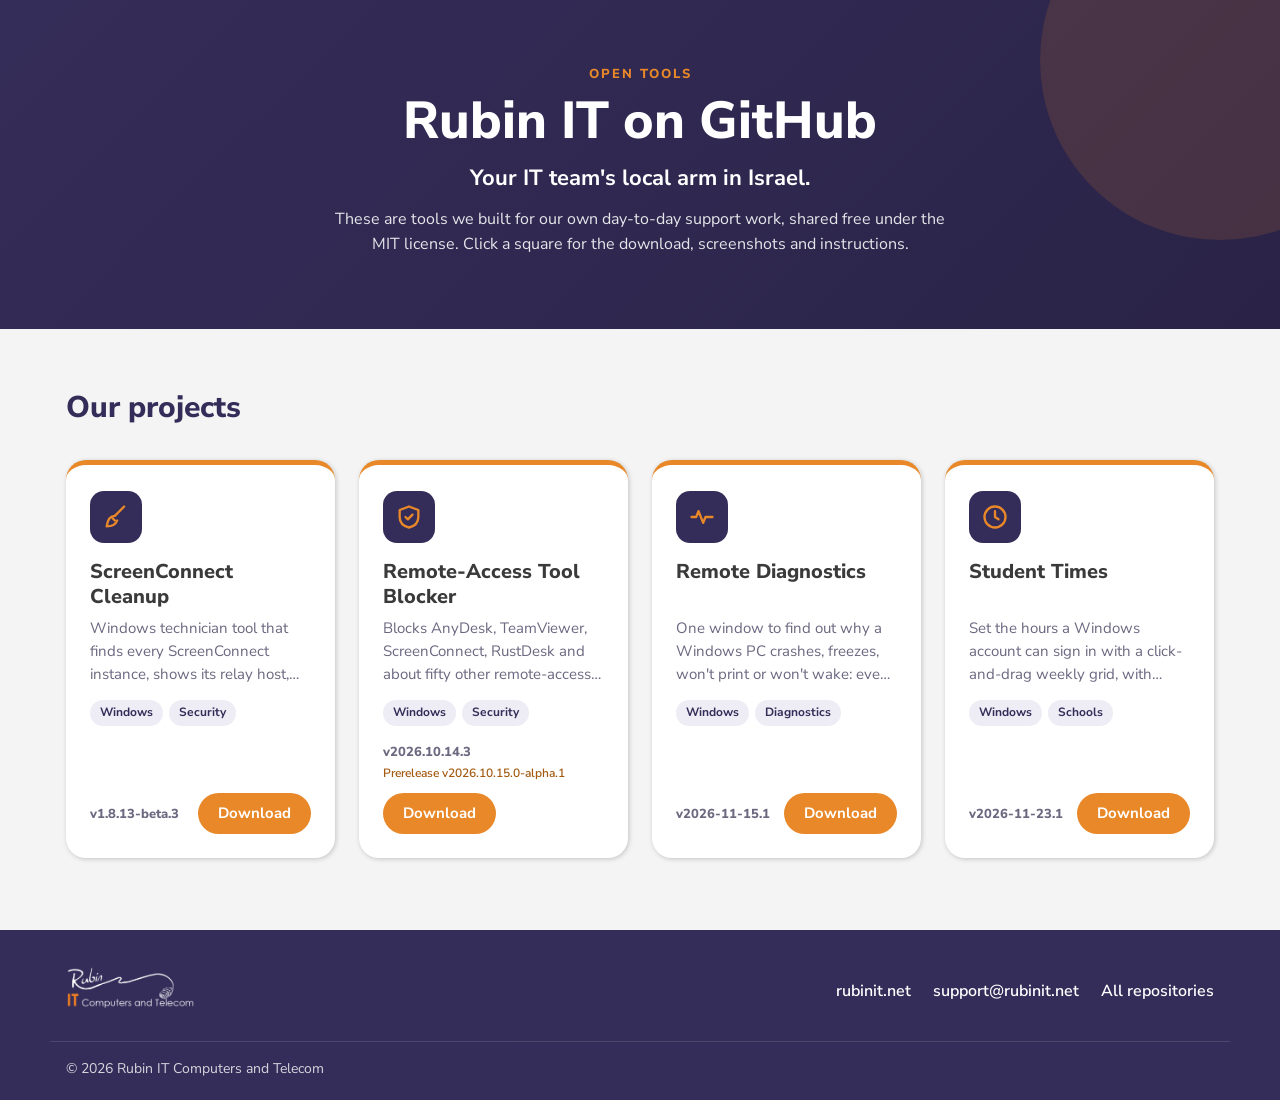
<file: index.html>
<!doctype html>
<html lang="en">
<head>
  <meta charset="utf-8">
  <meta name="viewport" content="width=device-width, initial-scale=1">
  <title>Rubin IT on GitHub</title>
  <meta name="description" content="Free tools and projects from Rubin IT Computers and Telecom.">
  <link rel="icon" href="favicon.svg" type="image/svg+xml">
  <link rel="preconnect" href="https://fonts.googleapis.com">
  <link rel="preconnect" href="https://fonts.gstatic.com" crossorigin>
  <link href="https://fonts.googleapis.com/css2?family=Nunito+Sans:wght@400;600;700;800&display=swap" rel="stylesheet">
  <link rel="stylesheet" href="styles.css">
</head>
<body>

  <main>
    <section class="hero">
      <div class="wrap">
        <p class="eyebrow">Open tools</p>
        <h1>Rubin IT on GitHub</h1>
        <p class="lead">Your IT team's local arm in Israel.</p>
        <p class="intro">These are tools we built for our own day-to-day support work, shared free under the MIT license. Click a square for the download, screenshots and instructions.</p>
      </div>
    </section>

    <section id="projects" class="projects">
      <div class="wrap">
        <h2 class="section-title">Our projects</h2>
        <div id="grid" class="grid" aria-live="polite">
          <p class="loading">Loading projects…</p>
        </div>
        <noscript><p class="loading">Turn on JavaScript to see the projects, or browse them at <a href="https://github.com/RubinITCompTelecom">github.com/RubinITCompTelecom</a>.</p></noscript>
      </div>
    </section>

  </main>

  <footer class="site-footer">
    <div class="wrap footer-row">
      <div>
        <span class="lockup lockup-footer">
          <span class="lockup-top">Rubin <span class="lockup-it">IT</span></span>
          <span class="lockup-sub">Computers and Telecom</span>
        </span>
      </div>
      <div class="footer-links">
        <a href="https://rubinit.net/">rubinit.net</a>
        <a href="mailto:support@rubinit.net">support@rubinit.net</a>
        <a href="https://github.com/RubinITCompTelecom">All repositories</a>
      </div>
    </div>
    <div class="wrap copyright">© 2026 Rubin IT Computers and Telecom</div>
  </footer>

  <script src="app.js"></script>
</body>
</html>
</file>
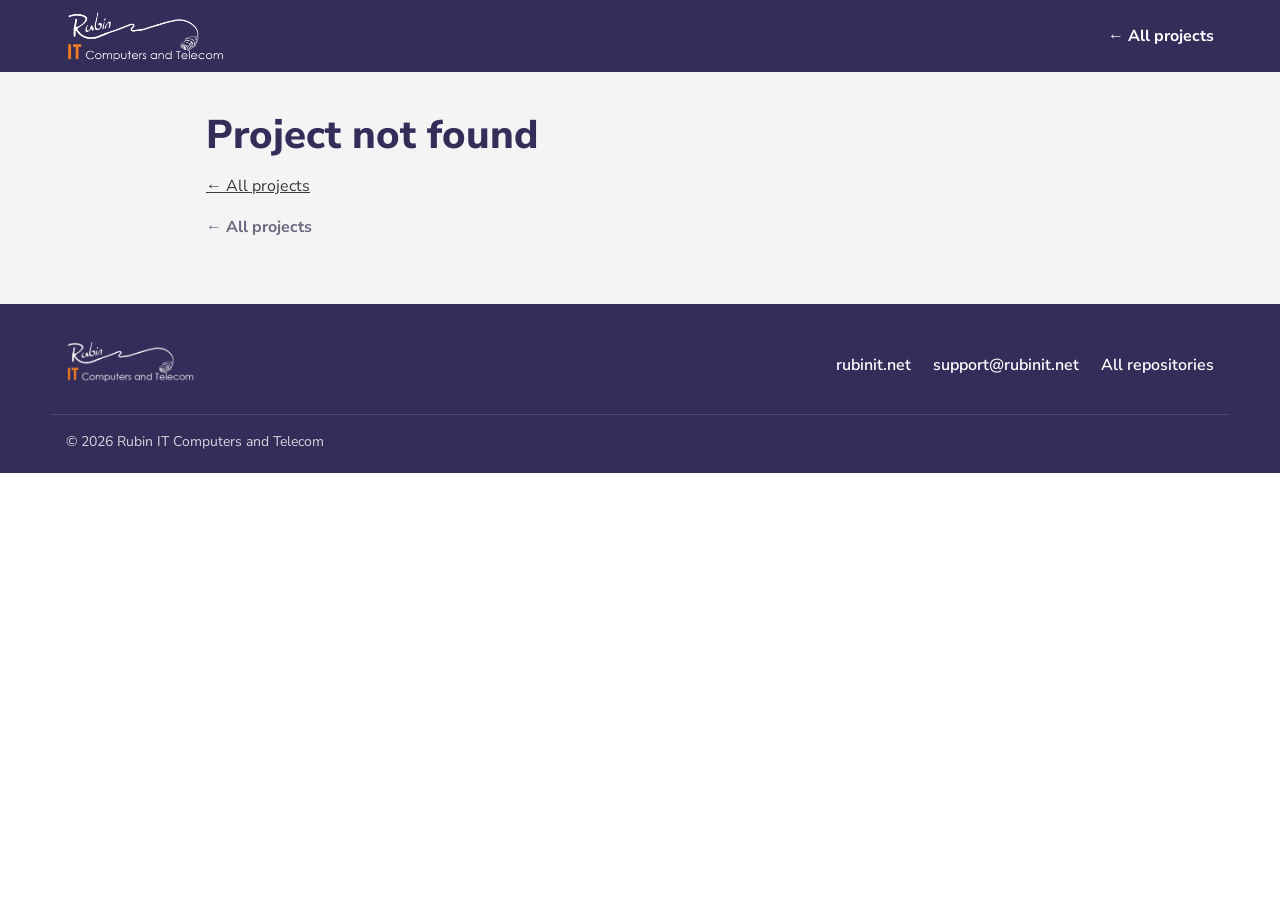
<file: project.html>
<!doctype html>
<html lang="en">
<head>
  <meta charset="utf-8">
  <meta name="viewport" content="width=device-width, initial-scale=1">
  <title>Project · Rubin IT on GitHub</title>
  <meta name="description" content="Download, screenshots and instructions for a Rubin IT tool.">
  <link rel="icon" href="favicon.svg" type="image/svg+xml">
  <link rel="preconnect" href="https://fonts.googleapis.com">
  <link rel="preconnect" href="https://fonts.gstatic.com" crossorigin>
  <link href="https://fonts.googleapis.com/css2?family=Nunito+Sans:wght@400;600;700;800&display=swap" rel="stylesheet">
  <link rel="stylesheet" href="styles.css">
</head>
<body>

  <header class="pj-bar">
    <div class="wrap pj-bar-row">
      <a class="lockup" href="./" aria-label="Rubin IT on GitHub: all projects">
        <span class="lockup-top">Rubin <span class="lockup-it">IT</span></span>
        <span class="lockup-sub">Computers and Telecom</span>
      </a>
      <a class="pj-back" href="./">← All projects</a>
    </div>
  </header>

  <main class="pj-main">
    <div class="wrap pj-wrap">
      <div id="project" aria-live="polite">
        <p class="loading">Loading project…</p>
      </div>
      <noscript><p class="loading">Turn on JavaScript to see this project, or browse them at <a href="https://github.com/RubinITCompTelecom">github.com/RubinITCompTelecom</a>.</p></noscript>
      <p class="pj-foot"><a href="./">← All projects</a></p>
    </div>
  </main>

  <footer class="site-footer">
    <div class="wrap footer-row">
      <div>
        <span class="lockup lockup-footer">
          <span class="lockup-top">Rubin <span class="lockup-it">IT</span></span>
          <span class="lockup-sub">Computers and Telecom</span>
        </span>
      </div>
      <div class="footer-links">
        <a href="https://rubinit.net/">rubinit.net</a>
        <a href="mailto:support@rubinit.net">support@rubinit.net</a>
        <a href="https://github.com/RubinITCompTelecom">All repositories</a>
      </div>
    </div>
    <div class="wrap copyright">© 2026 Rubin IT Computers and Telecom</div>
  </footer>

  <script src="app.js"></script>
</body>
</html>
</file>
<file: styles.css>
/* Rubin IT project showcase. Colours and shapes follow rubinit.net. */
:root {
  --navy: #352D59;
  --navy-deep: #2a2347;
  --orange: #E88829;
  --orange-dark: #c96f17;
  --bg: #FFFFFF;
  --bg-alt: #F4F4F4;
  --card: #FFFFFF;
  --text: #3a3a3a;
  --muted: #6b6880;
  --chip-bg: #EEECF5;
  --chip-text: #352D59;
  --icon-bg: #352D59;
  --shadow: 1px 1px 5px rgba(0, 0, 0, .2);
  --shadow-hover: 0 10px 28px rgba(53, 45, 89, .22);
  --radius: 20px;
  --pill: 69px;
}
@media (prefers-color-scheme: dark) {
  :root:not([data-theme="light"]) {
    --bg: #1d1933;
    --bg-alt: #16132a;
    --card: #262043;
    --text: #ecebf3;
    --muted: #b4b0c8;
    --chip-bg: #352D59;
    --chip-text: #f2eefc;
    --icon-bg: #3f3670;
    --shadow: 0 1px 4px rgba(0, 0, 0, .5);
    --shadow-hover: 0 10px 28px rgba(0, 0, 0, .55);
  }
}
:root[data-theme="dark"] {
  --bg: #1d1933;
  --bg-alt: #16132a;
  --card: #262043;
  --text: #ecebf3;
  --muted: #b4b0c8;
  --chip-bg: #352D59;
  --chip-text: #f2eefc;
  --icon-bg: #3f3670;
  --shadow: 0 1px 4px rgba(0, 0, 0, .5);
  --shadow-hover: 0 10px 28px rgba(0, 0, 0, .55);
}

* { box-sizing: border-box; }
html { scroll-behavior: smooth; }
body {
  margin: 0;
  background: var(--bg);
  color: var(--text);
  font-family: "Nunito Sans", "Segoe UI", Roboto, Arial, sans-serif;
  font-size: 16px;
  line-height: 1.55;
}
a { color: inherit; }
.wrap { max-width: 1180px; margin: 0 auto; padding: 0 16px; }

/* Header */
.site-header { background: var(--navy); color: #fff; position: sticky; top: 0; z-index: 10; }
.header-row { display: flex; align-items: center; justify-content: space-between; gap: 16px; min-height: 76px; flex-wrap: wrap; padding-top: 10px; padding-bottom: 10px; }
.lockup { display: inline-flex; flex-direction: column; line-height: 1; text-decoration: none; color: #fff; }
.lockup-top { font-size: 30px; font-weight: 800; letter-spacing: .3px; }
.lockup-it { color: var(--orange); }
.lockup-sub { font-size: 12px; font-weight: 600; letter-spacing: 1.5px; text-transform: uppercase; margin-top: 4px; opacity: .9; }
.nav { display: flex; align-items: center; gap: 22px; flex-wrap: wrap; }
.nav a { text-decoration: none; font-weight: 600; }
.nav a:not(.pill):hover { color: var(--orange); }

/* Buttons */
.pill {
  display: inline-block; background: var(--orange); color: #fff; text-decoration: none;
  font-weight: 700; border-radius: var(--pill); padding: 11px 24px; transition: background .15s;
}
.pill:hover { background: var(--orange-dark); }
.pill:focus-visible, .card a:focus-visible, .nav a:focus-visible { outline: 3px solid var(--orange); outline-offset: 3px; }
.pill-small { padding: 8px 18px; font-size: 15px; }

/* Hero */
.hero {
  background: linear-gradient(135deg, var(--navy) 0%, var(--navy-deep) 100%);
  color: #fff; padding: 64px 0 72px; position: relative; overflow: hidden;
}
.hero::after {
  content: ""; position: absolute; right: -120px; top: -120px; width: 360px; height: 360px;
  border-radius: 50%; background: var(--orange); opacity: .14;
}
.eyebrow { color: var(--orange); font-weight: 800; text-transform: uppercase; letter-spacing: 2px; font-size: 13px; margin: 0 0 8px; }
.hero h1 { font-size: clamp(32px, 5vw, 52px); line-height: 1.1; margin: 0 0 12px; font-weight: 800; }
.lead { font-size: clamp(18px, 2.4vw, 22px); font-weight: 700; margin: 0 0 12px; }
.intro { max-width: 640px; margin: 0; opacity: .88; }

/* Grid */
.projects { background: var(--bg-alt); padding: 56px 0 72px; }
.section-title { color: var(--navy); font-size: 30px; font-weight: 800; margin: 0 0 28px; }
:root[data-theme="dark"] .section-title { color: #fff; }
@media (prefers-color-scheme: dark) { :root:not([data-theme="light"]) .section-title { color: #fff; } }
.grid { display: grid; grid-template-columns: repeat(auto-fill, minmax(250px, 1fr)); gap: 24px; }
.card {
  background: var(--card); border-radius: var(--radius); box-shadow: var(--shadow);
  padding: 26px 24px 24px; display: flex; flex-direction: column; aspect-ratio: 1 / 1;
  transition: transform .18s ease, box-shadow .18s ease; border-top: 5px solid var(--orange);
}
.card:hover { transform: translateY(-4px); box-shadow: var(--shadow-hover); }
.icon {
  width: 52px; height: 52px; border-radius: 14px; background: var(--icon-bg); color: var(--orange);
  display: grid; place-items: center; margin-bottom: 16px; flex: none;
}
.icon svg { width: 28px; height: 28px; }
.card h3 { margin: 0 0 8px; font-size: 20px; font-weight: 800; line-height: 1.25; }
.card p { margin: 0 0 14px; color: var(--muted); font-size: 15px;
  display: -webkit-box; -webkit-line-clamp: 4; -webkit-box-orient: vertical; overflow: hidden; }
.chips { display: flex; flex-wrap: wrap; gap: 6px; margin-bottom: 16px; }
.chip { background: var(--chip-bg); color: var(--chip-text); font-size: 12px; font-weight: 700; border-radius: var(--pill); padding: 3px 10px; }
.card .pill { margin-top: auto; align-self: flex-start; padding: 9px 20px; font-size: 15px; }
.loading { color: var(--muted); }

/* Footer */
.site-footer { background: var(--navy); color: #fff; padding: 36px 0 20px; }
.footer-row { display: flex; justify-content: space-between; align-items: center; gap: 20px; flex-wrap: wrap; }
.lockup-footer .lockup-top { font-size: 24px; }
.footer-links { display: flex; gap: 22px; flex-wrap: wrap; }
.footer-links a { text-decoration: none; font-weight: 600; }
.footer-links a:hover { color: var(--orange); }
.copyright { margin-top: 24px; padding-top: 16px; border-top: 1px solid rgba(255,255,255,.15); font-size: 14px; opacity: .8; }

@media (max-width: 600px) {
  .grid { grid-template-columns: 1fr; }
  .card { aspect-ratio: auto; min-height: 280px; }
  .header-row { justify-content: center; }
  .nav { justify-content: center; gap: 16px; }
  .hero { padding: 44px 0 52px; }
}
@media (prefers-reduced-motion: reduce) {
  html { scroll-behavior: auto; }
  .card, .pill { transition: none; }
  .card:hover { transform: none; }
}

/* Placeholder squares: no repo yet */
.pill-soon { background: transparent; color: var(--muted); border: 2px dashed var(--muted); cursor: default; }
.pill-soon:hover { background: transparent; }
.card-soon { border-top-style: dashed; }

/* Image logo from rubinit.net */
  .lockup { width: 160px; height: 53px; background: url("logo_lockup_rubin_it_bigger_dark_bg.png") left center / contain no-repeat; }
.lockup-top, .lockup-sub { display: none; }
.lockup-footer { width: 130px; height: 43px; }
/* Centered hero */
.hero { text-align: center; }
.hero .lead, .hero .intro { margin-left: auto; margin-right: auto; }

/* Release squares: click opens the latest release and notes */
.card-open { cursor: pointer; }
.card-open:focus-visible { outline: 3px solid var(--orange); outline-offset: 3px; }
.card p { -webkit-line-clamp: 3; }
.card-foot { margin-top: auto; display: flex; align-items: center; justify-content: space-between; gap: 10px; flex-wrap: wrap; }
.card-foot .pill { margin-top: 0; }
.ver { font-size: 13px; font-weight: 800; color: var(--muted); overflow-wrap: anywhere; }
.ver-none { font-weight: 600; font-style: italic; }
.pill-notes { background: transparent; color: var(--navy); border: 2px solid var(--navy); cursor: pointer; }
:root[data-theme="dark"] .pill-notes { color: #fff; border-color: #fff; }
@media (prefers-color-scheme: dark) { :root:not([data-theme="light"]) .pill-notes { color: #fff; border-color: #fff; } }

.pj-box h3 { margin: 22px 0 8px; font-size: 18px; font-weight: 800; }
.rel-meta { margin: 0 0 12px; color: var(--muted); }
.rel-meta a { color: var(--orange-dark); font-weight: 700; }
.rel-kind { background: var(--chip-bg); color: var(--chip-text); font-size: 12px; font-weight: 800; border-radius: var(--pill); padding: 3px 10px; margin-right: 6px; }
.rel-kind-pre { background: #fdebd3; color: #7a4310; }
.rel-warn { margin: 0 0 12px; padding: 8px 12px; border-left: 4px solid var(--orange); background: var(--bg-alt); border-radius: 6px; font-size: 14px; }
.rel-files { list-style: none; margin: 4px 0 8px; padding: 0; display: grid; gap: 10px; }
.rel-files li { display: flex; align-items: center; gap: 12px; flex-wrap: wrap; overflow-wrap: anywhere; }
.rel-files em { color: var(--muted); font-style: normal; font-size: 14px; }
.rel-notes { overflow-wrap: anywhere; }
.rel-notes > :first-child { margin-top: 0; }
.rel-notes img { max-width: 100%; height: auto; }
.rel-notes pre, .rel-notes code { background: var(--bg-alt); border-radius: 6px; font-size: 14px; }
.rel-notes code { padding: 1px 5px; }
.rel-notes pre { padding: 12px; overflow: auto; }
.rel-notes pre code { padding: 0; background: none; }
.rel-notes a, .rel-links a { color: var(--orange-dark); font-weight: 600; }
.rel-notes table { border-collapse: collapse; max-width: 100%; display: block; overflow: auto; }
.rel-notes th, .rel-notes td { border: 1px solid var(--chip-bg); padding: 4px 8px; }
.rel-links { margin: 20px 0 0; display: flex; gap: 18px; flex-wrap: wrap; }
.rel-checked { margin: 14px 0 0; font-size: 13px; color: var(--muted); }

/* Aligned squares (2026-11-24): every card in a row is the same height, and the title, description,
   tags and the version/Download row line up across cards (titles get two lines, descriptions three). */
.grid { align-items: stretch; }
.card { aspect-ratio: auto; min-height: 320px; height: 100%; }
.card h3 { min-height: calc(2 * 1.25em); display: -webkit-box; -webkit-line-clamp: 2; -webkit-box-orient: vertical; overflow: hidden; }
.card p { min-height: calc(3 * 1.55em); }
.card .chips { min-height: 26px; }
@media (max-width: 600px) { .card h3, .card p { min-height: 0; } }

.pill-ghost { background: transparent; color: var(--navy); border: 2px solid var(--navy); padding: 7px 18px !important; }
.pill-ghost:hover { background: var(--navy); color: #fff; }
:root[data-theme="dark"] .pill-ghost { color: #fff; border-color: #fff; }
@media (prefers-color-scheme: dark) { :root:not([data-theme="light"]) .pill-ghost { color: #fff; border-color: #fff; } }
.readme { overflow-wrap: anywhere; border-top: 1px solid var(--chip-bg); padding-top: 8px; }
.readme h1, .readme h2, .readme h3, .readme h4 { color: var(--text); font-weight: 800; line-height: 1.25; margin: 26px 0 10px; scroll-margin-top: 16px; }
.readme h1 { font-size: 24px; } .readme h2 { font-size: 22px; } .readme h3 { font-size: 18px; } .readme h4 { font-size: 16px; }
.readme img { max-width: 100%; height: auto; border-radius: 10px; box-shadow: var(--shadow); margin: 8px 0; }
.readme a { color: var(--orange-dark); font-weight: 600; }
:root[data-theme="dark"] .readme a { color: var(--orange); }
@media (prefers-color-scheme: dark) { :root:not([data-theme="light"]) .readme a { color: var(--orange); } }
.readme pre, .readme code { background: var(--bg-alt); border-radius: 6px; font-size: 14px; }
.readme code { padding: 1px 5px; }
.readme pre { padding: 12px; overflow: auto; }
.readme pre code { padding: 0; background: none; }
.readme table { border-collapse: collapse; max-width: 100%; display: block; overflow: auto; margin: 10px 0; }
.readme th, .readme td { border: 1px solid var(--chip-bg); padding: 6px 10px; text-align: left; vertical-align: top; }
.readme th { background: var(--bg-alt); }
.readme blockquote { margin: 12px 0; padding: 8px 14px; border-left: 4px solid var(--orange); background: var(--bg-alt); border-radius: 6px; }
.readme .markdown-alert { margin: 12px 0; padding: 8px 14px; border-left: 4px solid var(--orange); background: var(--bg-alt); border-radius: 6px; }
.readme .markdown-alert-title { font-weight: 800; display: flex; align-items: center; gap: 6px; margin: 0 0 4px; }
.readme svg.octicon { width: 16px; height: 16px; fill: currentColor; }
.card .pill-soon { padding: 7px 18px; } /* same height as the Download pill (2px dashed border) */

/* Whole square is a link to the project page (stretched title link); Download stays its own link. */
.card { position: relative; }
.card-link { color: inherit; text-decoration: none; }
.card-link::after { content: ""; position: absolute; inset: 0; border-radius: var(--radius); }
.card-link:focus-visible { outline: none; }
.card-link:focus-visible::after { outline: 3px solid var(--orange); outline-offset: 3px; }
.card .pill-dl { position: relative; z-index: 1; }

/* Project page */
.pj-bar { background: var(--navy); color: #fff; }
.pj-bar-row { display: flex; align-items: center; justify-content: space-between; gap: 16px; min-height: 72px; flex-wrap: wrap; }
.pj-back { color: #fff; font-weight: 700; text-decoration: none; }
.pj-back:hover, .pj-foot a:hover { color: var(--orange); }
.pj-main { background: var(--bg-alt); padding: 40px 0 64px; }
.pj-wrap { max-width: 900px; }
.pj-head { display: flex; align-items: center; gap: 18px; flex-wrap: wrap; }
.pj-head .icon { margin: 0; width: 64px; height: 64px; border-radius: 16px; }
.pj-head .icon svg { width: 34px; height: 34px; }
.pj-title { flex: 1 1 240px; }
.pj-title h1, .pj-missing { margin: 0 0 6px; font-size: clamp(28px, 4.5vw, 40px); line-height: 1.15; font-weight: 800; color: var(--navy); }
.pj-title .chips { margin: 0; }
.pj-blurb { font-size: 18px; color: var(--muted); margin: 16px 0 24px; }
.pj-box { background: var(--card); border-radius: var(--radius); box-shadow: var(--shadow); border-top: 5px solid var(--orange); padding: 24px 28px; margin: 0 0 24px; }
.pj-box h2 { margin: 0 0 12px; font-size: 22px; font-weight: 800; color: var(--navy); }
.pj-box .readme { border-top: 0; padding-top: 0; }
.pj-box .readme > :first-child { margin-top: 0; }
.pj-foot { margin: 8px 0 0; }
.pj-foot a { color: var(--muted); font-weight: 700; text-decoration: none; }
:root[data-theme="dark"] .pj-title h1, :root[data-theme="dark"] .pj-missing, :root[data-theme="dark"] .pj-box h2 { color: #fff; }
@media (prefers-color-scheme: dark) { :root:not([data-theme="light"]) .pj-title h1, :root:not([data-theme="light"]) .pj-missing, :root:not([data-theme="light"]) .pj-box h2 { color: #fff; } }
@media (max-width: 600px) { .pj-box { padding: 20px 18px; } .pj-main { padding-top: 28px; } }

/* Stable release plus a newer prerelease */
.ver-pre { display: block; font-weight: 600; font-size: 12px; color: #a35a10; margin-top: 2px; }
:root[data-theme="dark"] .ver-pre { color: var(--orange); }
@media (prefers-color-scheme: dark) { :root:not([data-theme="light"]) .ver-pre { color: var(--orange); } }
.rel-pre-block { margin-top: 18px; padding-top: 16px; border-top: 1px dashed var(--chip-bg); }
.rel-files .pill-ghost { padding: 9px 22px !important; }
</file>
